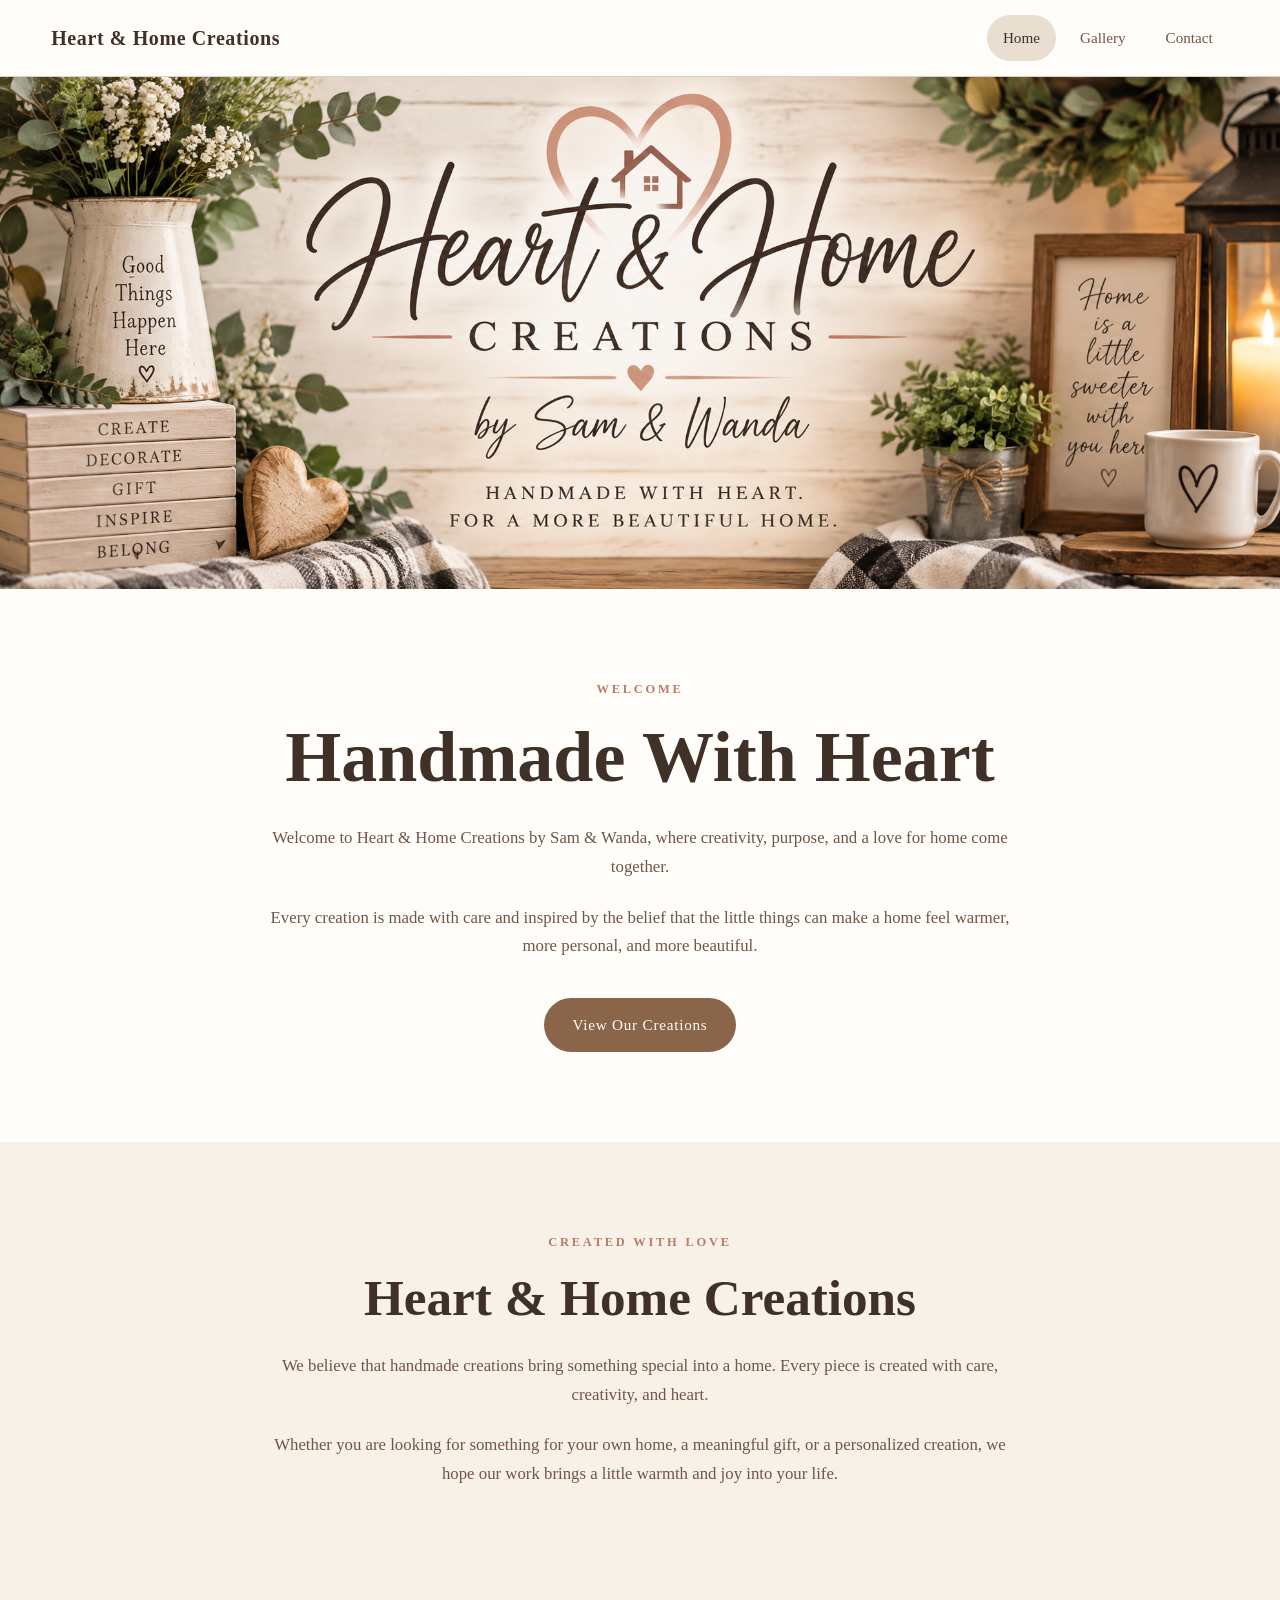
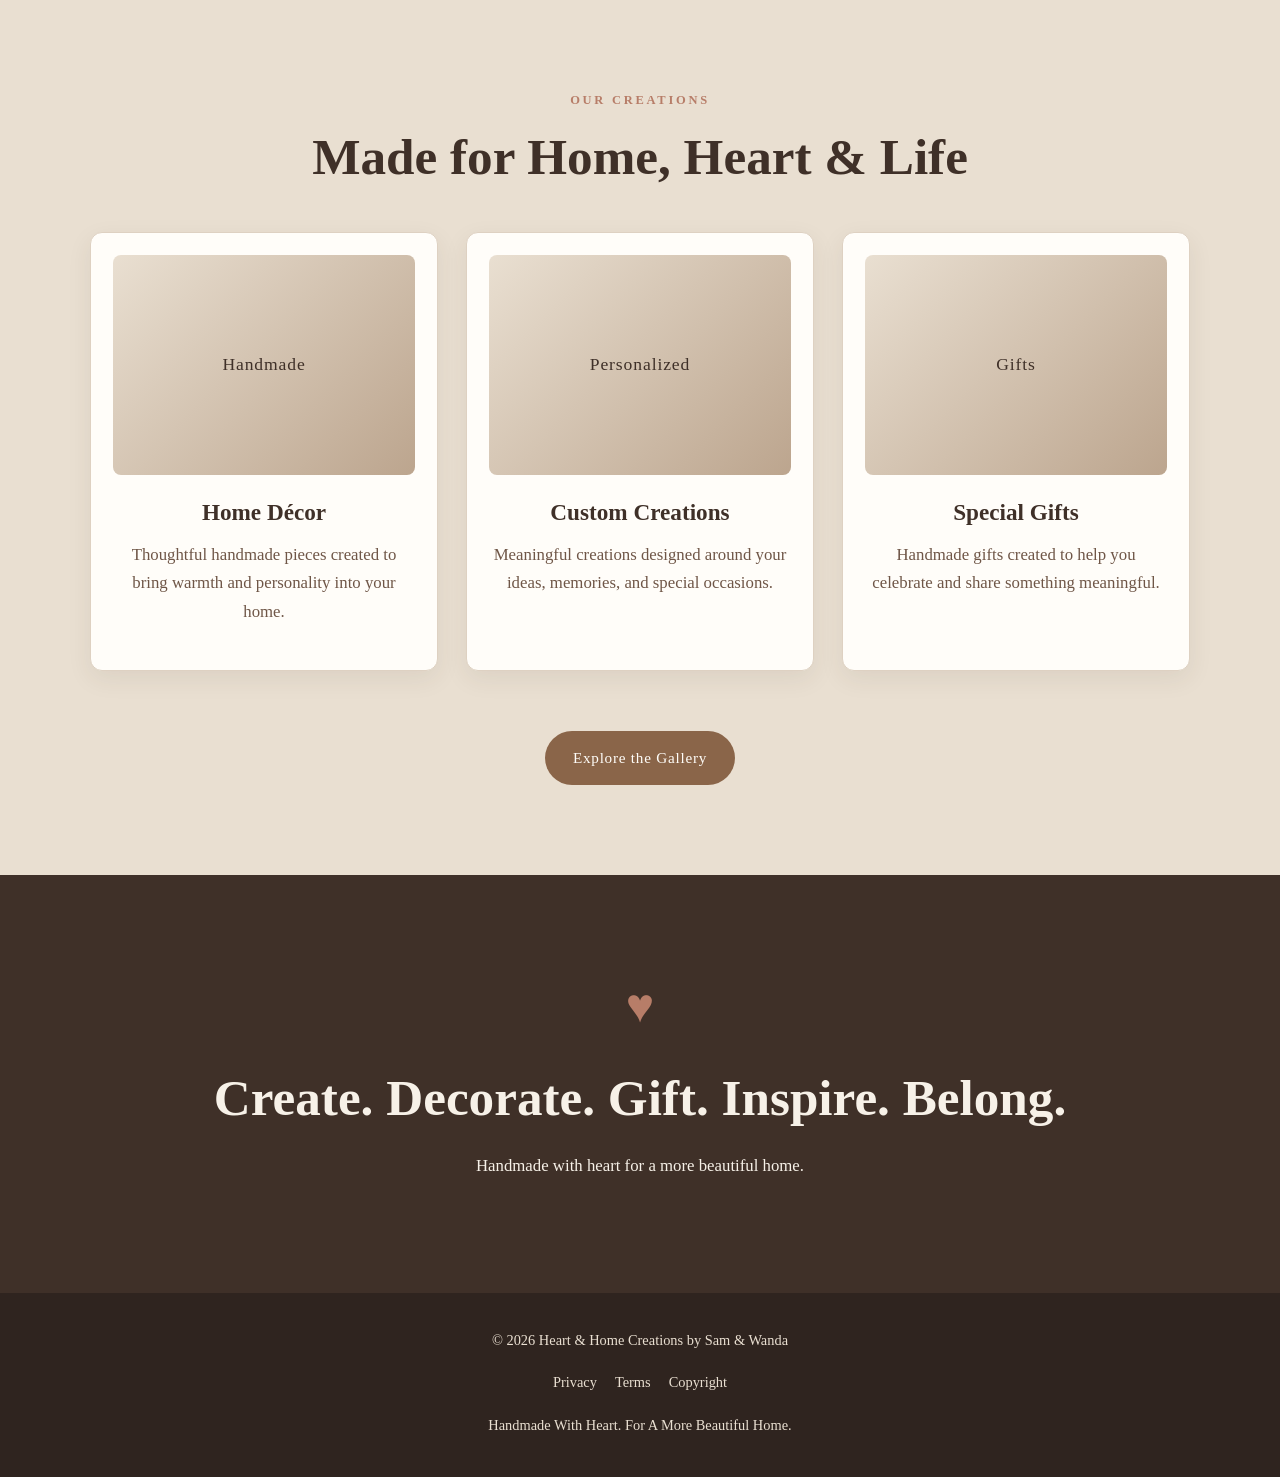
<file: index.html>
<!DOCTYPE html>
<html lang="en">
<head>
<meta charset="UTF-8">
<meta
    name="viewport"
    content="width=device-width, initial-scale=1.0">
<title>
    Heart & Home Creations | Sam & Wanda
</title>
<meta
    name="description"
    content="Heart & Home Creations by Sam & Wanda. Handmade creations made with heart for a more beautiful home.">
<link
    rel="stylesheet"
    href="styles.css">
</head>
<body>
<header class="site-header">
    <div class="header-inner">
        <a
            href="index.html"
            class="site-name">
            Heart & Home Creations
        </a>
        <nav
            class="main-navigation"
            aria-label="Main Navigation">
            <a
                href="index.html"
                class="active">
                Home
            </a>
            <a href="gallery.html">
                Gallery
            </a>
            <a href="contact.html">
                Contact
            </a>
        </nav>
    </div>
</header>
<main>
    <!-- HERO BANNER -->
    <section class="hero-banner">
        <img
            src="4F4D3F55-7482-4324-9374-A9DC7C4852BB.png"
            alt="Heart and Home Creations by Sam and Wanda">
    </section>
    <!-- WELCOME -->
    <section class="welcome-section">
        <div class="content-container">
            <span class="section-label">
                WELCOME
            </span>
            <h1>
                Handmade With Heart
            </h1>
            <p>
                Welcome to Heart & Home Creations by Sam & Wanda, where creativity, purpose, and a love for home come together.
            </p>
            <p>
                Every creation is made with care and inspired by the belief that the little things can make a home feel warmer, more personal, and more beautiful.
            </p>
            <a
                href="gallery.html"
                class="primary-button">
                View Our Creations
            </a>
        </div>
    </section>
    <!-- ABOUT -->
    <section class="about-section">
        <div class="content-container">
            <span class="section-label">
                CREATED WITH LOVE
            </span>
            <h2>
                Heart & Home Creations
            </h2>
            <p>
                We believe that handmade creations bring something special into a home. Every piece is created with care, creativity, and heart.
            </p>
            <p>
                Whether you are looking for something for your own home, a meaningful gift, or a personalized creation, we hope our work brings a little warmth and joy into your life.
            </p>
        </div>
    </section>
    <!-- FEATURED -->
    <section class="featured-section">
        <div class="content-container">
            <span class="section-label">
                OUR CREATIONS
            </span>
            <h2>
                Made for Home, Heart & Life
            </h2>
            <div class="featured-grid">
                <article class="featured-card">
                    <div class="featured-placeholder">
                        Handmade
                    </div>
                    <h3>
                        Home Décor
                    </h3>
                    <p>
                        Thoughtful handmade pieces created to bring warmth and personality into your home.
                    </p>
                </article>
                <article class="featured-card">
                    <div class="featured-placeholder">
                        Personalized
                    </div>
                    <h3>
                        Custom Creations
                    </h3>
                    <p>
                        Meaningful creations designed around your ideas, memories, and special occasions.
                    </p>
                </article>
                <article class="featured-card">
                    <div class="featured-placeholder">
                        Gifts
                    </div>
                    <h3>
                        Special Gifts
                    </h3>
                    <p>
                        Handmade gifts created to help you celebrate and share something meaningful.
                    </p>
                </article>
            </div>
            <a
                href="gallery.html"
                class="primary-button">
                Explore the Gallery
            </a>
        </div>
    </section>
    <!-- HEART MESSAGE -->
    <section class="heart-message">
        <div class="content-container">
            <div class="heart-symbol">
                ♥
            </div>
            <h2>
                Create. Decorate. Gift. Inspire. Belong.
            </h2>
            <p>
                Handmade with heart for a more beautiful home.
            </p>
        </div>
    </section>
</main>
<footer class="site-footer">
<p>
    © 2026 Heart & Home Creations by Sam & Wanda
</p>
<div class="footer-links">
    <a href="privacy.html">
        Privacy
    </a>
    <a href="terms.html">
        Terms
    </a>
    <a href="copyright.html">
        Copyright
    </a>
</div>
<p>
    Handmade With Heart. For A More Beautiful Home.
</p>
</footer>
</body>
</html>
</file>
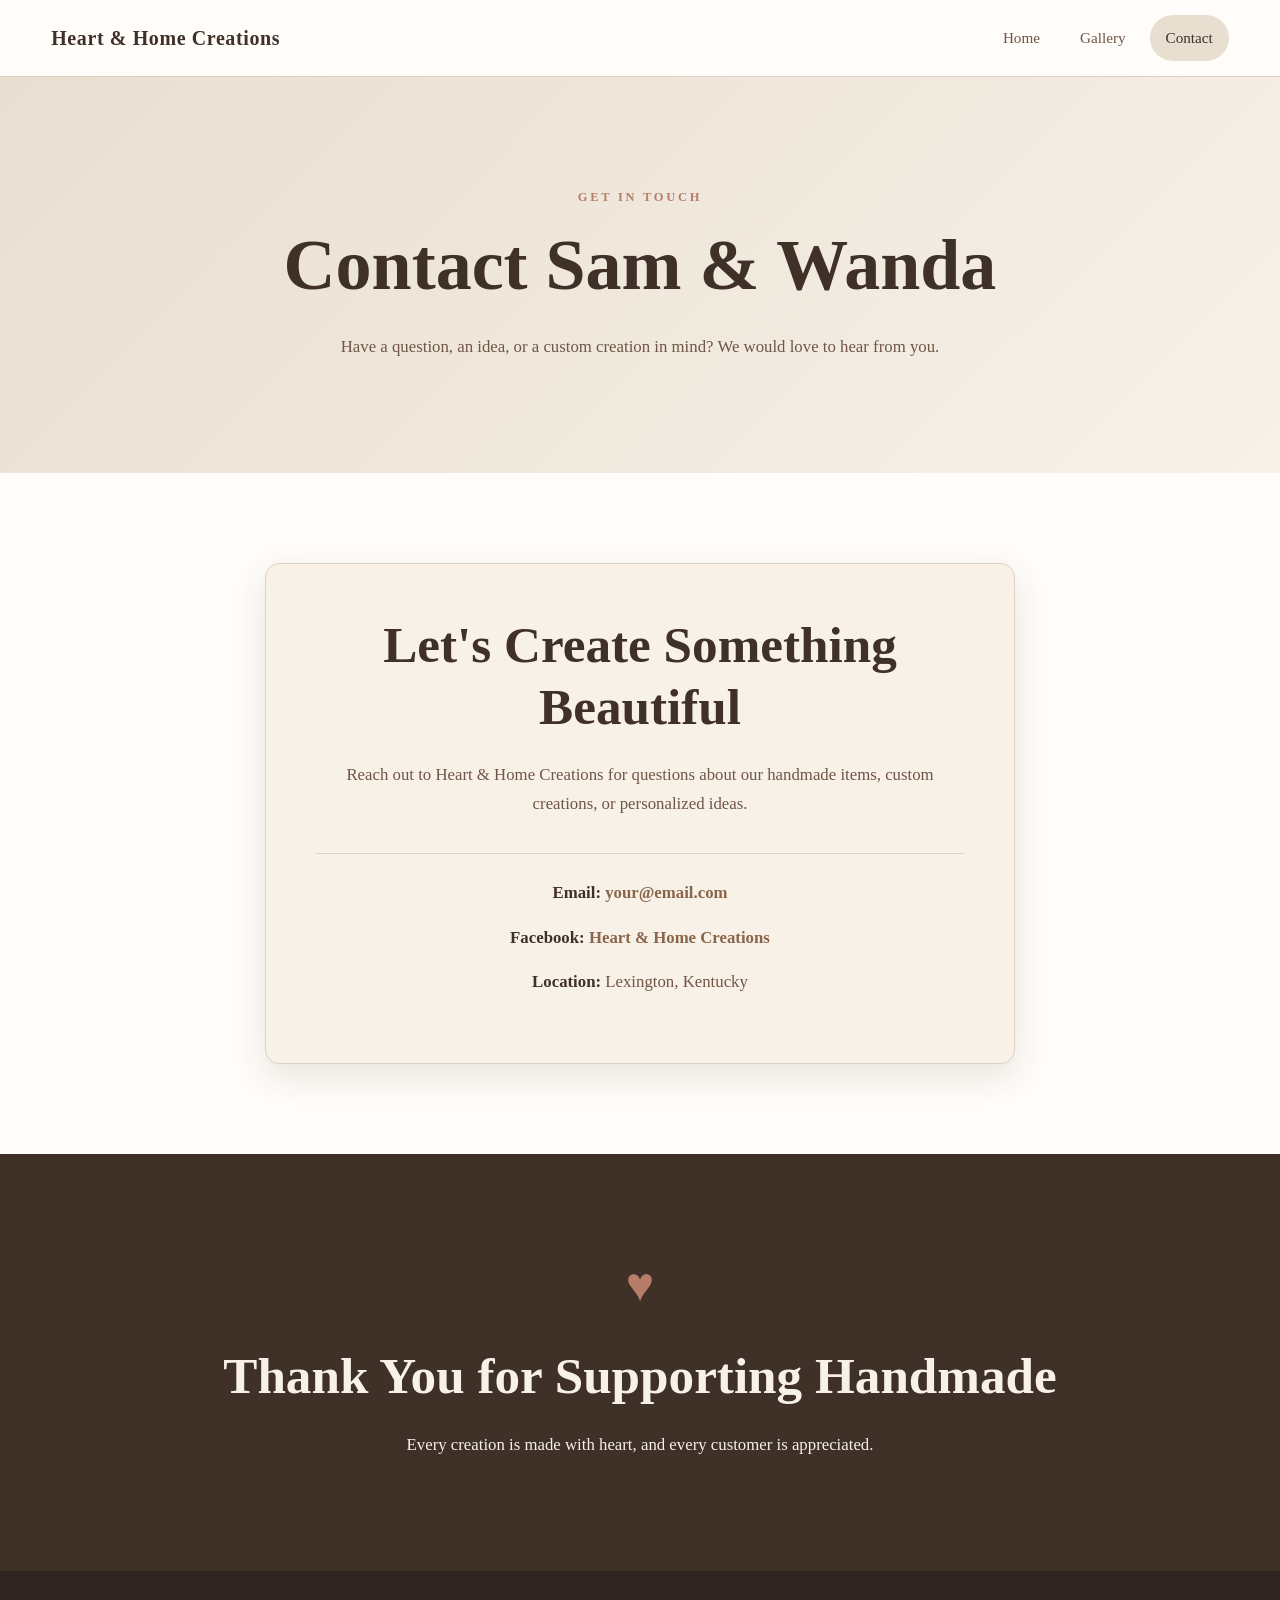
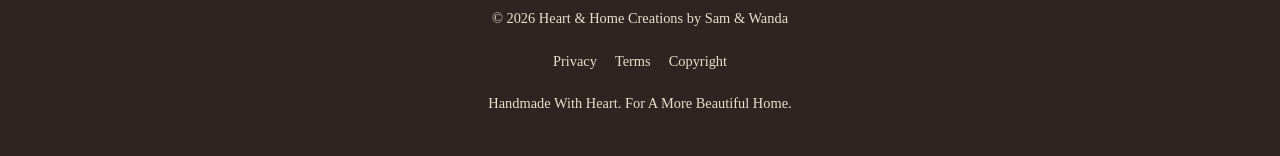
<file: contact.html>
<!DOCTYPE html>
<html lang="en">
<head>
<meta charset="UTF-8">
<meta
    name="viewport"
    content="width=device-width, initial-scale=1.0">
<title>
    Contact | Heart & Home Creations
</title>
<meta
    name="description"
    content="Contact Sam & Wanda at Heart & Home Creations for handmade creations and custom ideas.">
<link
    rel="stylesheet"
    href="styles.css">
</head>
<body>
<header class="site-header">
    <div class="header-inner">
        <a
            href="index.html"
            class="site-name">
            Heart & Home Creations
        </a>
        <nav
            class="main-navigation"
            aria-label="Main Navigation">
            <a href="index.html">
                Home
            </a>
            <a href="gallery.html">
                Gallery
            </a>
            <a
                href="contact.html"
                class="active">
                Contact
            </a>
        </nav>
    </div>
</header>
<main>
    <section class="page-hero">
        <div class="content-container">
            <span class="section-label">
                GET IN TOUCH
            </span>
            <h1>
                Contact Sam & Wanda
            </h1>
            <p>
                Have a question, an idea, or a custom creation in mind? We would love to hear from you.
            </p>
        </div>
    </section>
    <section class="contact-section">
        <div class="content-container">
            <div class="contact-card">
                <h2>
                    Let's Create Something Beautiful
                </h2>
                <p>
                    Reach out to Heart & Home Creations for questions about our handmade items, custom creations, or personalized ideas.
                </p>
                <!-- UPDATE CONTACT INFORMATION BELOW -->
                <div class="contact-information">
                    <p>
                        <strong>
                            Email:
                        </strong>
                        <a href="mailto:your@email.com">
                            your@email.com
                        </a>
                    </p>
                    <p>
                        <strong>
                            Facebook:
                        </strong>
                        <a
                            href="#"
                            target="_blank"
                            rel="noopener">
                            Heart & Home Creations
                        </a>
                    </p>
                    <p>
                        <strong>
                            Location:
                        </strong>
                        Lexington, Kentucky
                    </p>
                </div>
            </div>
        </div>
    </section>
    <section class="heart-message">
        <div class="content-container">
            <div class="heart-symbol">
                ♥
            </div>
            <h2>
                Thank You for Supporting Handmade
            </h2>
            <p>
                Every creation is made with heart, and every customer is appreciated.
            </p>
        </div>
    </section>
</main>
<footer class="site-footer">
<p>
    © 2026 Heart & Home Creations by Sam & Wanda
</p>
<div class="footer-links">
    <a href="privacy.html">
        Privacy
    </a>
    <a href="terms.html">
        Terms
    </a>
    <a href="copyright.html">
        Copyright
    </a>
</div>
<p>
    Handmade With Heart. For A More Beautiful Home.
</p>
</footer>
</body>
</html>
</file>
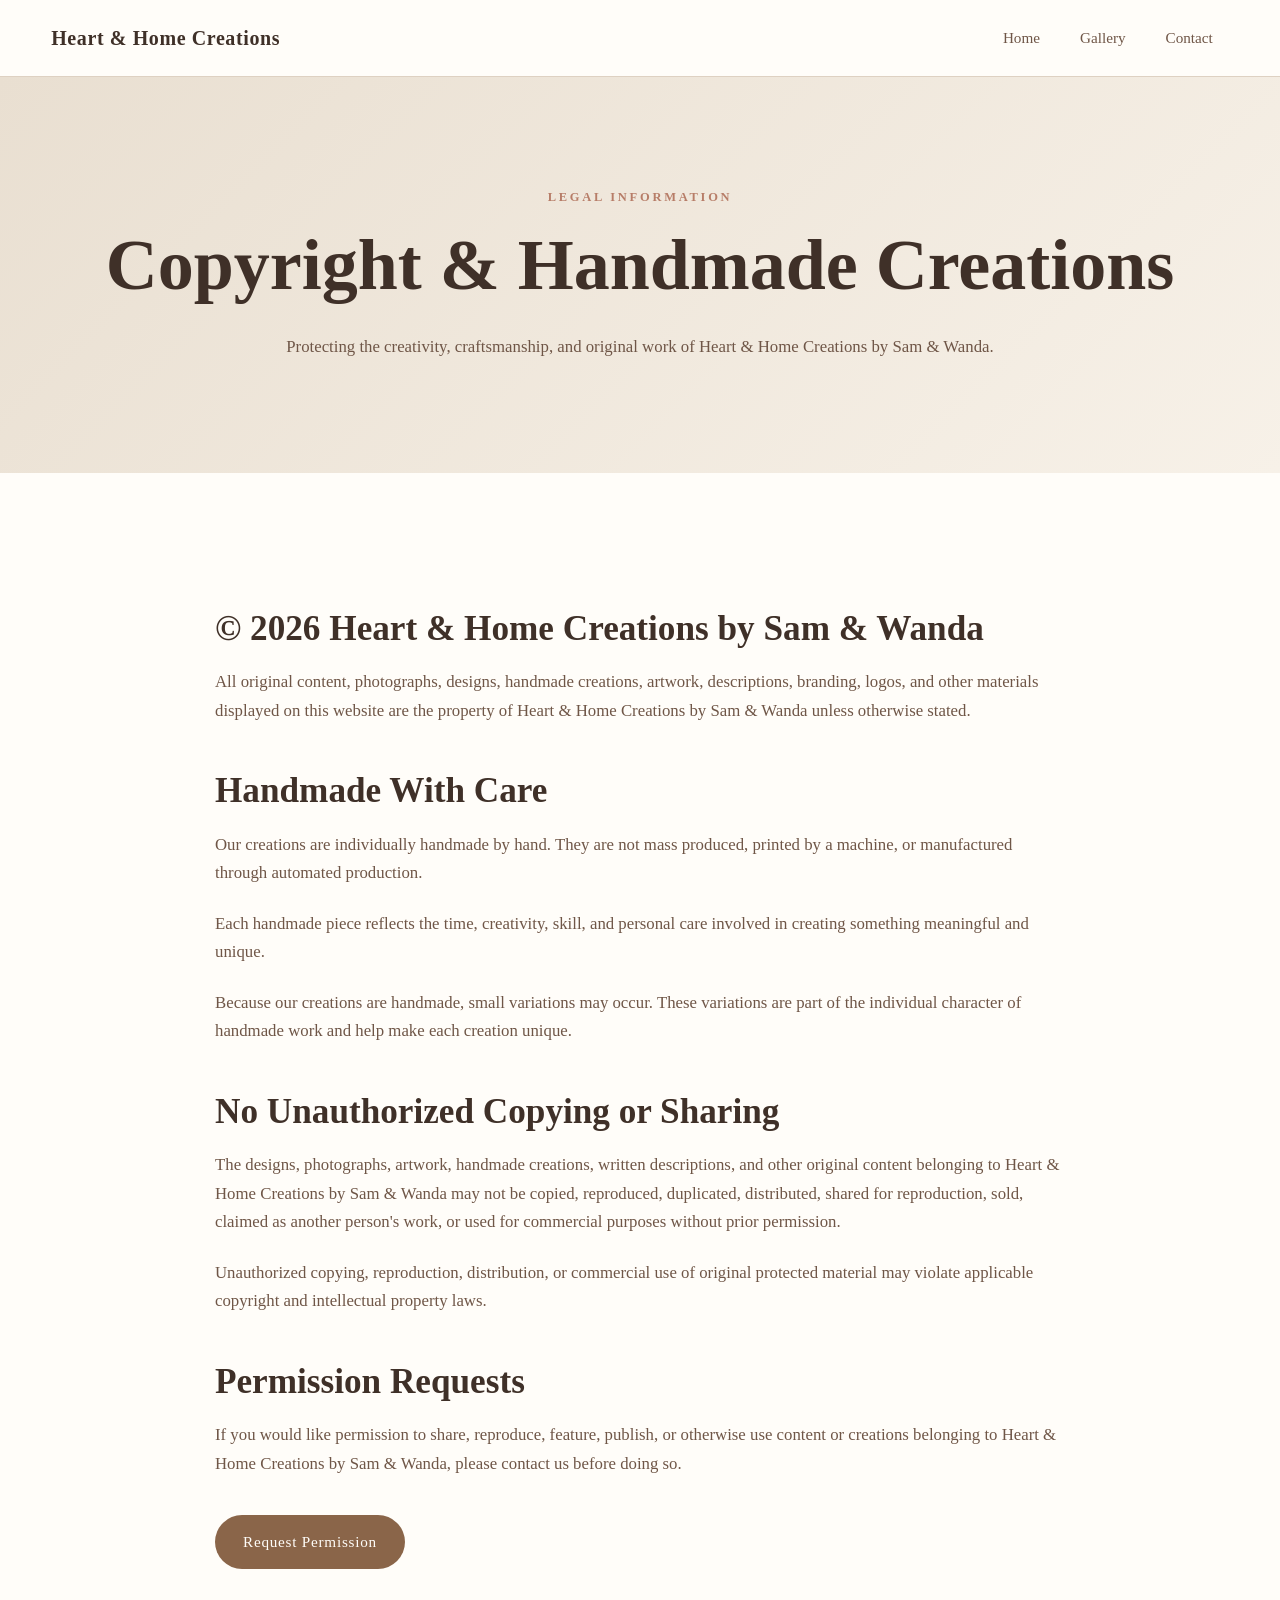
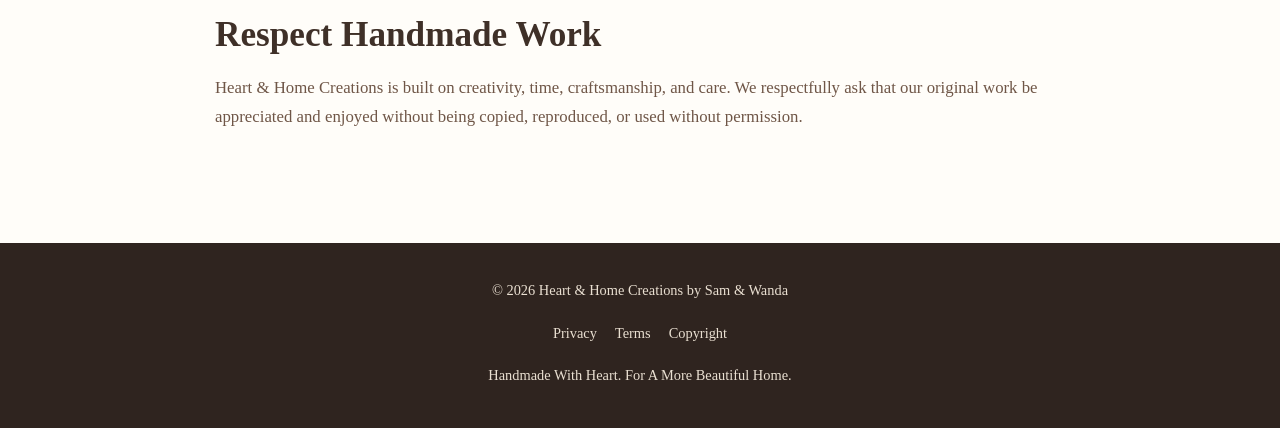
<file: copyright.html>
<!DOCTYPE html>
<html lang="en">
<head>
<meta charset="UTF-8">
<meta
    name="viewport"
    content="width=device-width, initial-scale=1.0">
<title>
    Copyright | Heart & Home Creations
</title>
<meta
    name="description"
    content="Copyright and intellectual property information for Heart & Home Creations by Sam & Wanda.">
<link
    rel="stylesheet"
    href="styles.css">
</head>
<body>
<header class="site-header">
    <div class="header-inner">
        <a
            href="index.html"
            class="site-name">
            Heart & Home Creations
        </a>
        <nav
            class="main-navigation"
            aria-label="Main Navigation">
            <a href="index.html">
                Home
            </a>
            <a href="gallery.html">
                Gallery
            </a>
            <a href="contact.html">
                Contact
            </a>
        </nav>
    </div>
</header>
<main>
    <section class="page-hero">
        <div class="content-container">
            <span class="section-label">
                LEGAL INFORMATION
            </span>
            <h1>
                Copyright & Handmade Creations
            </h1>
            <p>
                Protecting the creativity, craftsmanship, and original work of Heart & Home Creations by Sam & Wanda.
            </p>
        </div>
    </section>
    <section class="legal-section">
        <div class="legal-container">
            <h2>
                © 2026 Heart & Home Creations by Sam & Wanda
            </h2>
            <p>
                All original content, photographs, designs, handmade creations, artwork, descriptions, branding, logos, and other materials displayed on this website are the property of Heart & Home Creations by Sam & Wanda unless otherwise stated.
            </p>
            <h2>
                Handmade With Care
            </h2>
            <p>
                Our creations are individually handmade by hand. They are not mass produced, printed by a machine, or manufactured through automated production.
            </p>
            <p>
                Each handmade piece reflects the time, creativity, skill, and personal care involved in creating something meaningful and unique.
            </p>
            <p>
                Because our creations are handmade, small variations may occur. These variations are part of the individual character of handmade work and help make each creation unique.
            </p>
            <h2>
                No Unauthorized Copying or Sharing
            </h2>
            <p>
                The designs, photographs, artwork, handmade creations, written descriptions, and other original content belonging to Heart & Home Creations by Sam & Wanda may not be copied, reproduced, duplicated, distributed, shared for reproduction, sold, claimed as another person's work, or used for commercial purposes without prior permission.
            </p>
            <p>
                Unauthorized copying, reproduction, distribution, or commercial use of original protected material may violate applicable copyright and intellectual property laws.
            </p>
            <h2>
                Permission Requests
            </h2>
            <p>
                If you would like permission to share, reproduce, feature, publish, or otherwise use content or creations belonging to Heart & Home Creations by Sam & Wanda, please contact us before doing so.
            </p>
            <a
                href="contact.html"
                class="primary-button">
                Request Permission
            </a>
            <h2>
                Respect Handmade Work
            </h2>
            <p>
                Heart & Home Creations is built on creativity, time, craftsmanship, and care. We respectfully ask that our original work be appreciated and enjoyed without being copied, reproduced, or used without permission.
            </p>
        </div>
    </section>
</main>
<footer class="site-footer">
    <p>
        © 2026 Heart & Home Creations by Sam & Wanda
    </p>
    <div class="footer-links">
        <a href="privacy.html">
            Privacy
        </a>
        <a href="terms.html">
            Terms
        </a>
        <a href="copyright.html">
            Copyright
        </a>
    </div>
    <p>
        Handmade With Heart. For A More Beautiful Home.
    </p>
</footer>
</body>
</html>
</file>
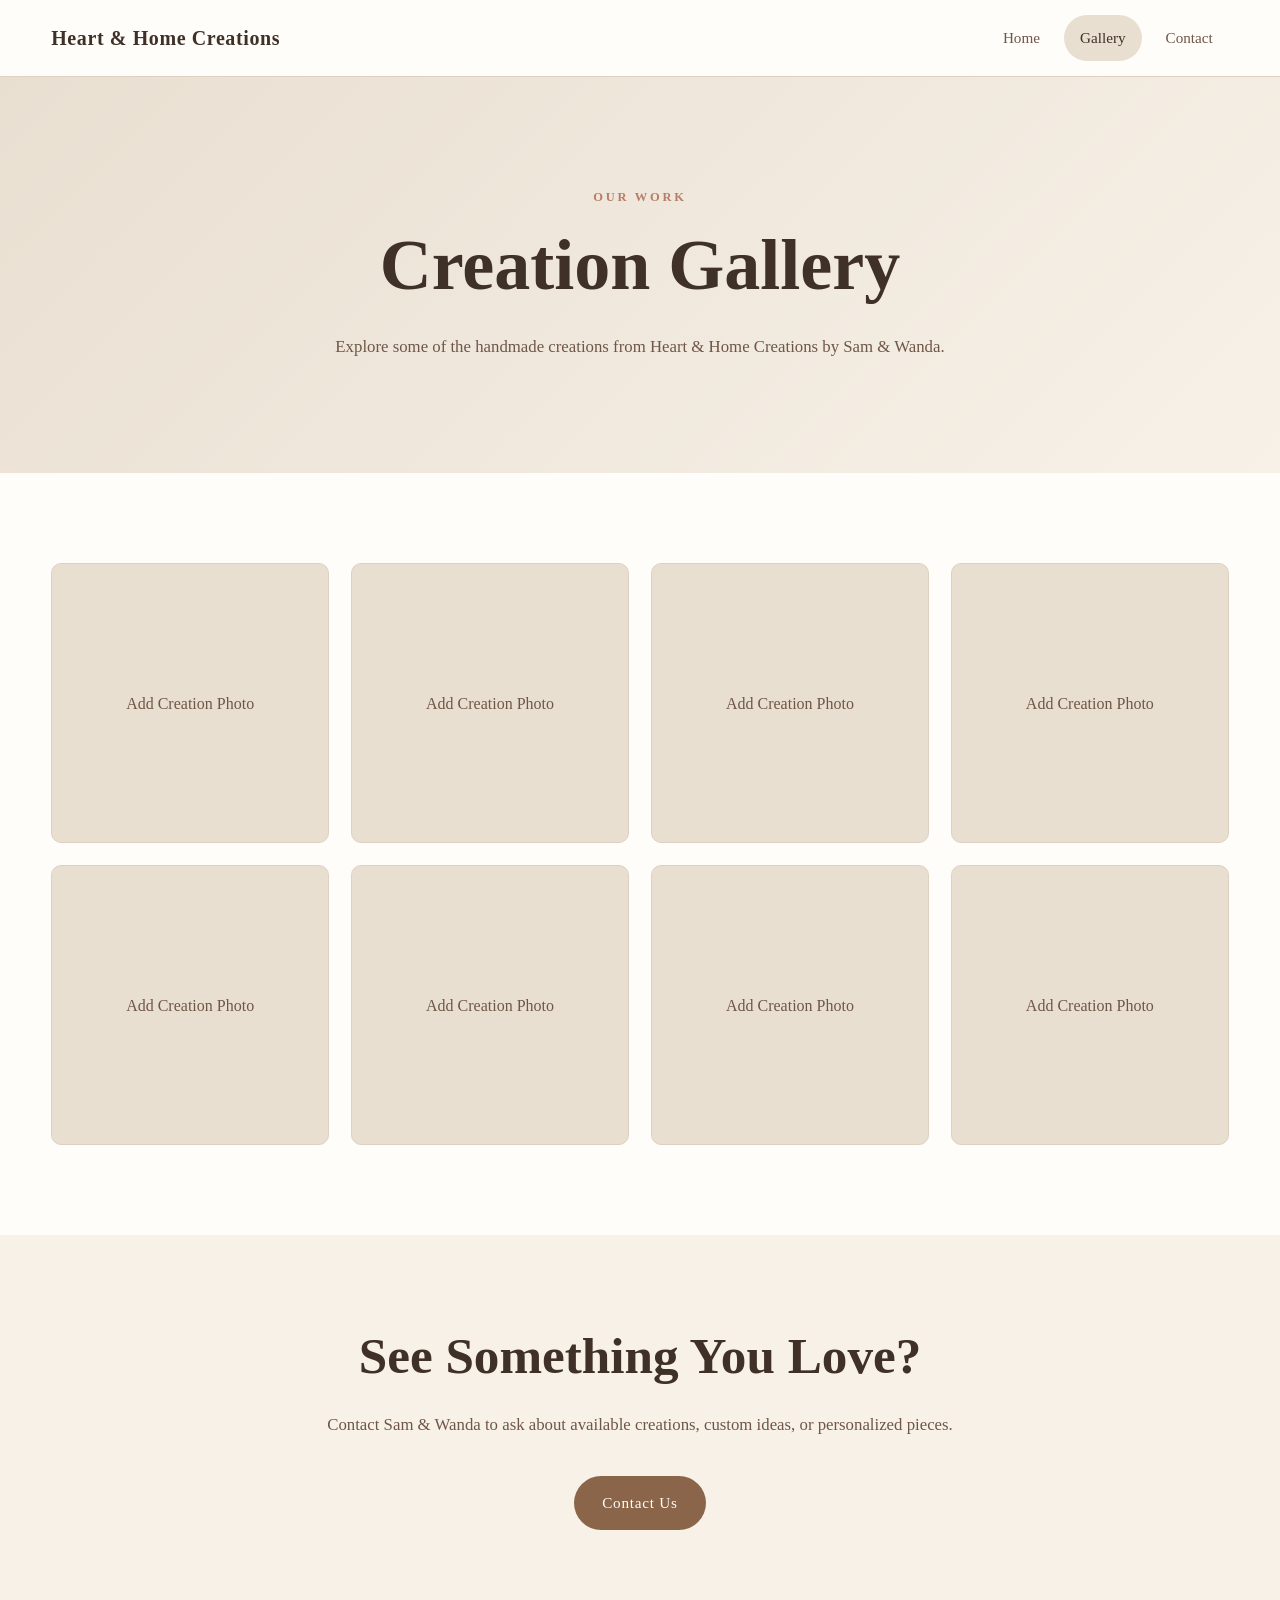
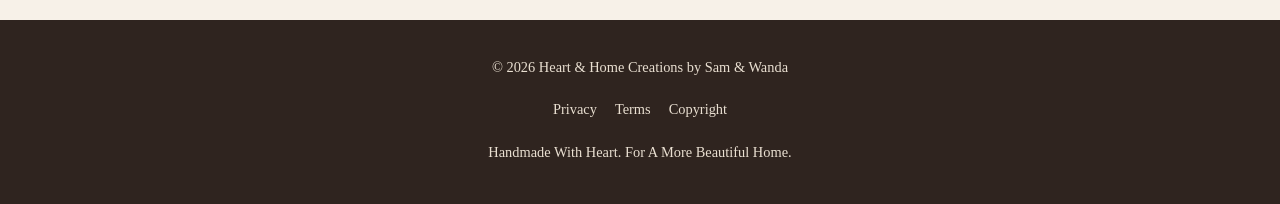
<file: gallery.html>
<!DOCTYPE html>
<html lang="en">
<head>
<meta charset="UTF-8">
<meta
    name="viewport"
    content="width=device-width, initial-scale=1.0">
<title>
    Gallery | Heart & Home Creations
</title>
<meta
    name="description"
    content="Explore handmade creations from Heart & Home Creations by Sam & Wanda.">
<link
    rel="stylesheet"
    href="styles.css">
</head>
<body>
<header class="site-header">
    <div class="header-inner">
        <a
            href="index.html"
            class="site-name">
            Heart & Home Creations
        </a>
        <nav
            class="main-navigation"
            aria-label="Main Navigation">
            <a href="index.html">
                Home
            </a>
            <a
                href="gallery.html"
                class="active">
                Gallery
            </a>
            <a href="contact.html">
                Contact
            </a>
        </nav>
    </div>
</header>
<main>
    <section class="page-hero">
        <div class="content-container">
            <span class="section-label">
                OUR WORK
            </span>
            <h1>
                Creation Gallery
            </h1>
            <p>
                Explore some of the handmade creations from Heart & Home Creations by Sam & Wanda.
            </p>
        </div>
    </section>
    <section class="gallery-section">
        <div class="gallery-grid">
            <!-- Replace these placeholders with actual creation photos -->
            <div class="gallery-item">
                <span>Add Creation Photo</span>
            </div>
            <div class="gallery-item">
                <span>Add Creation Photo</span>
            </div>
            <div class="gallery-item">
                <span>Add Creation Photo</span>
            </div>
            <div class="gallery-item">
                <span>Add Creation Photo</span>
            </div>
            <div class="gallery-item">
                <span>Add Creation Photo</span>
            </div>
            <div class="gallery-item">
                <span>Add Creation Photo</span>
            </div>
            <div class="gallery-item">
                <span>Add Creation Photo</span>
            </div>
            <div class="gallery-item">
                <span>Add Creation Photo</span>
            </div>
        </div>
    </section>
    <section class="gallery-message">
        <div class="content-container">
            <h2>
                See Something You Love?
            </h2>
            <p>
                Contact Sam & Wanda to ask about available creations, custom ideas, or personalized pieces.
            </p>
            <a
                href="contact.html"
                class="primary-button">
                Contact Us
            </a>
        </div>
    </section>
</main>
<footer class="site-footer">
<p>
    © 2026 Heart & Home Creations by Sam & Wanda
</p>
<div class="footer-links">
    <a href="privacy.html">
        Privacy
    </a>
    <a href="terms.html">
        Terms
    </a>
    <a href="copyright.html">
        Copyright
    </a>
</div>
<p>
    Handmade With Heart. For A More Beautiful Home.
</p>
</footer>
</body>
</html>
</file>
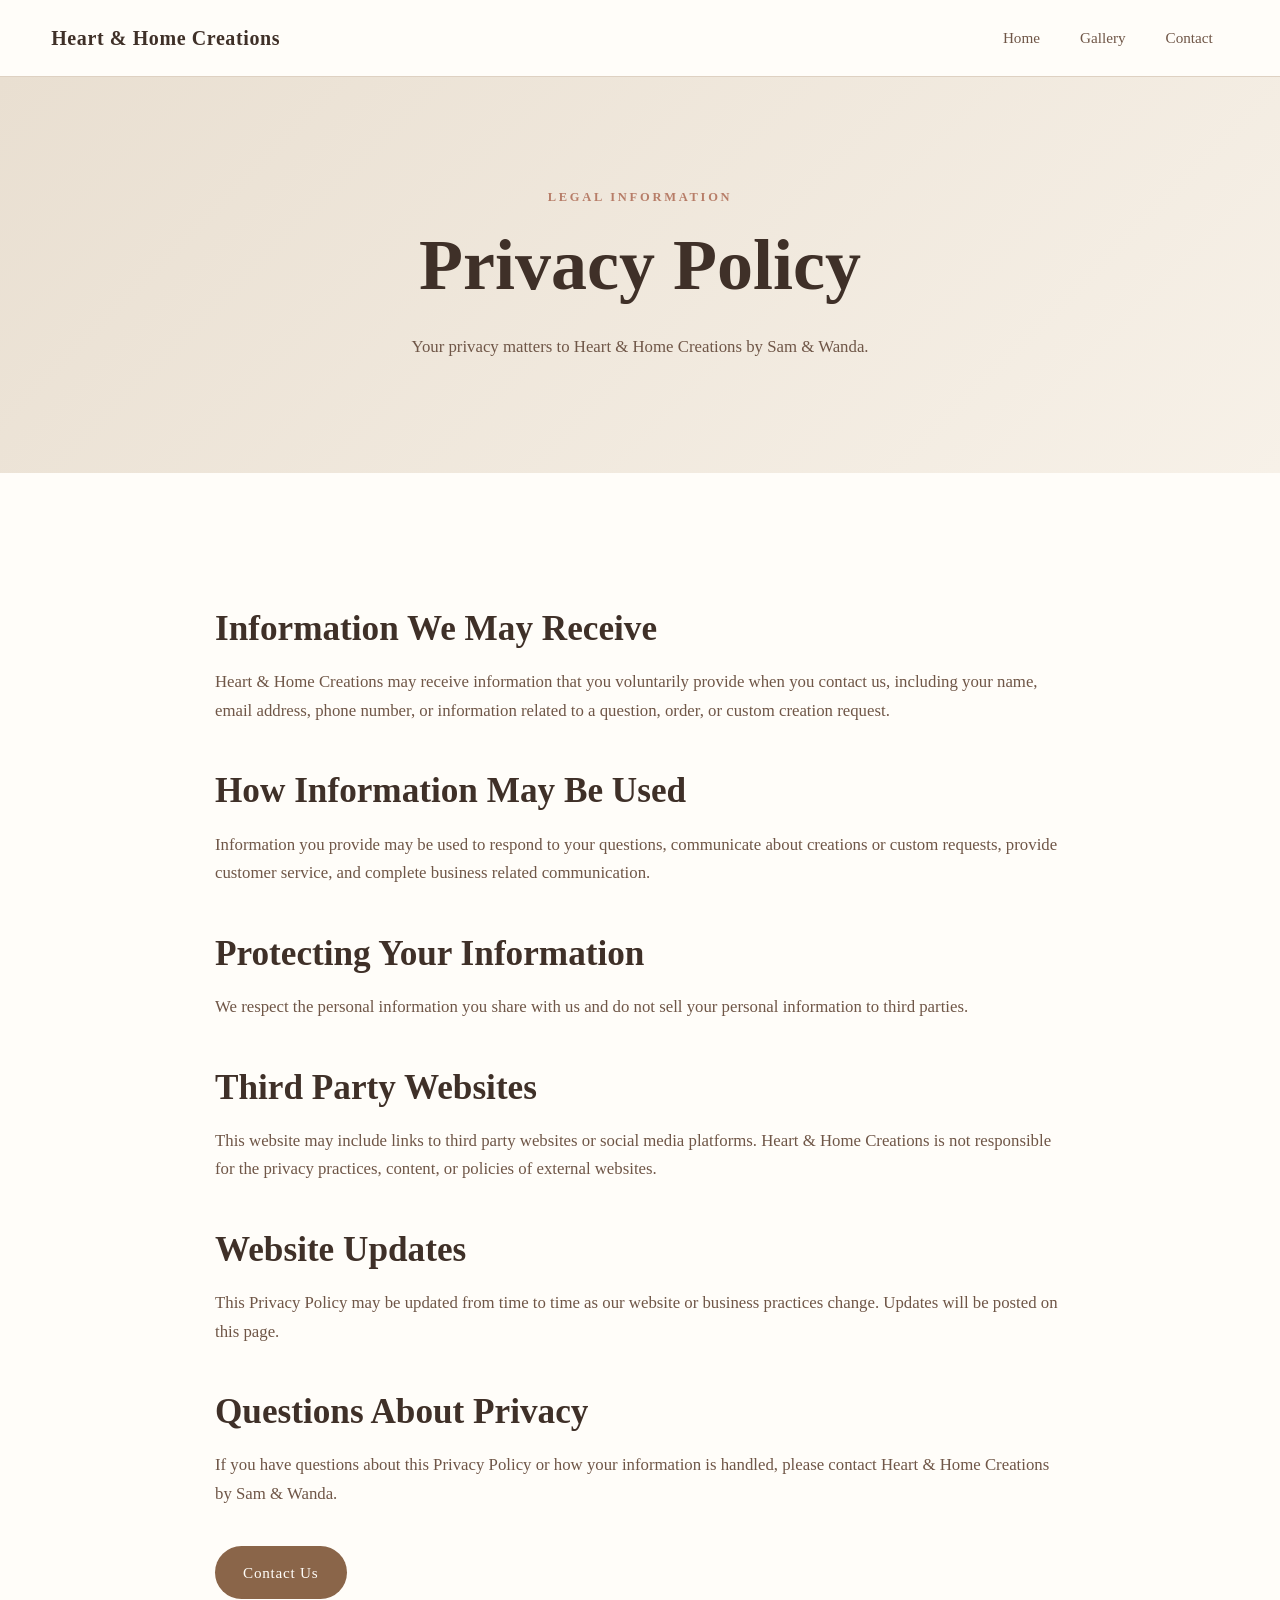
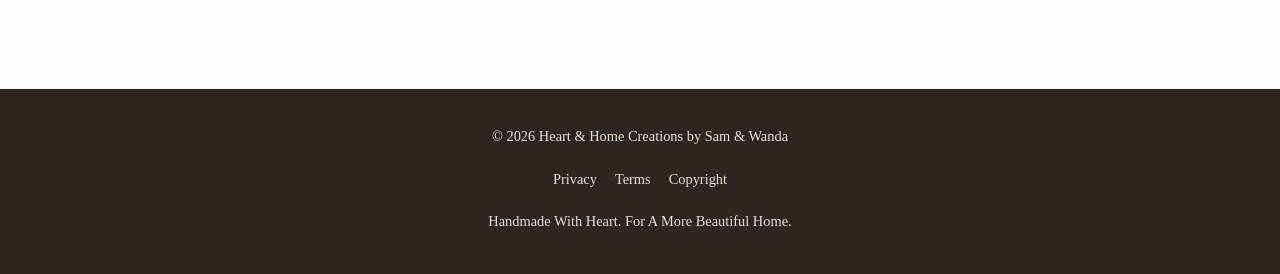
<file: privacy.html>
<!DOCTYPE html>
<html lang="en">
<head>
<meta charset="UTF-8">
<meta
    name="viewport"
    content="width=device-width, initial-scale=1.0">
<title>
    Privacy Policy | Heart & Home Creations
</title>
<meta
    name="description"
    content="Privacy Policy for Heart & Home Creations by Sam & Wanda.">
<link
    rel="stylesheet"
    href="styles.css">
</head>
<body>
<header class="site-header">
    <div class="header-inner">
        <a
            href="index.html"
            class="site-name">
            Heart & Home Creations
        </a>
        <nav
            class="main-navigation"
            aria-label="Main Navigation">
            <a href="index.html">
                Home
            </a>
            <a href="gallery.html">
                Gallery
            </a>
            <a href="contact.html">
                Contact
            </a>
        </nav>
    </div>
</header>
<main>
    <section class="page-hero">
        <div class="content-container">
            <span class="section-label">
                LEGAL INFORMATION
            </span>
            <h1>
                Privacy Policy
            </h1>
            <p>
                Your privacy matters to Heart & Home Creations by Sam & Wanda.
            </p>
        </div>
    </section>
    <section class="legal-section">
        <div class="legal-container">
            <h2>
                Information We May Receive
            </h2>
            <p>
                Heart & Home Creations may receive information that you voluntarily provide when you contact us, including your name, email address, phone number, or information related to a question, order, or custom creation request.
            </p>
            <h2>
                How Information May Be Used
            </h2>
            <p>
                Information you provide may be used to respond to your questions, communicate about creations or custom requests, provide customer service, and complete business related communication.
            </p>
            <h2>
                Protecting Your Information
            </h2>
            <p>
                We respect the personal information you share with us and do not sell your personal information to third parties.
            </p>
            <h2>
                Third Party Websites
            </h2>
            <p>
                This website may include links to third party websites or social media platforms. Heart & Home Creations is not responsible for the privacy practices, content, or policies of external websites.
            </p>
            <h2>
                Website Updates
            </h2>
            <p>
                This Privacy Policy may be updated from time to time as our website or business practices change. Updates will be posted on this page.
            </p>
            <h2>
                Questions About Privacy
            </h2>
            <p>
                If you have questions about this Privacy Policy or how your information is handled, please contact Heart & Home Creations by Sam & Wanda.
            </p>
            <a
                href="contact.html"
                class="primary-button">
                Contact Us
            </a>
        </div>
    </section>
</main>
<footer class="site-footer">
    <p>
        © 2026 Heart & Home Creations by Sam & Wanda
    </p>
    <div class="footer-links">
        <a href="privacy.html">
            Privacy
        </a>
        <a href="terms.html">
            Terms
        </a>
        <a href="copyright.html">
            Copyright
        </a>
    </div>
    <p>
        Handmade With Heart. For A More Beautiful Home.
    </p>
</footer>
</body>
</html>
</file>
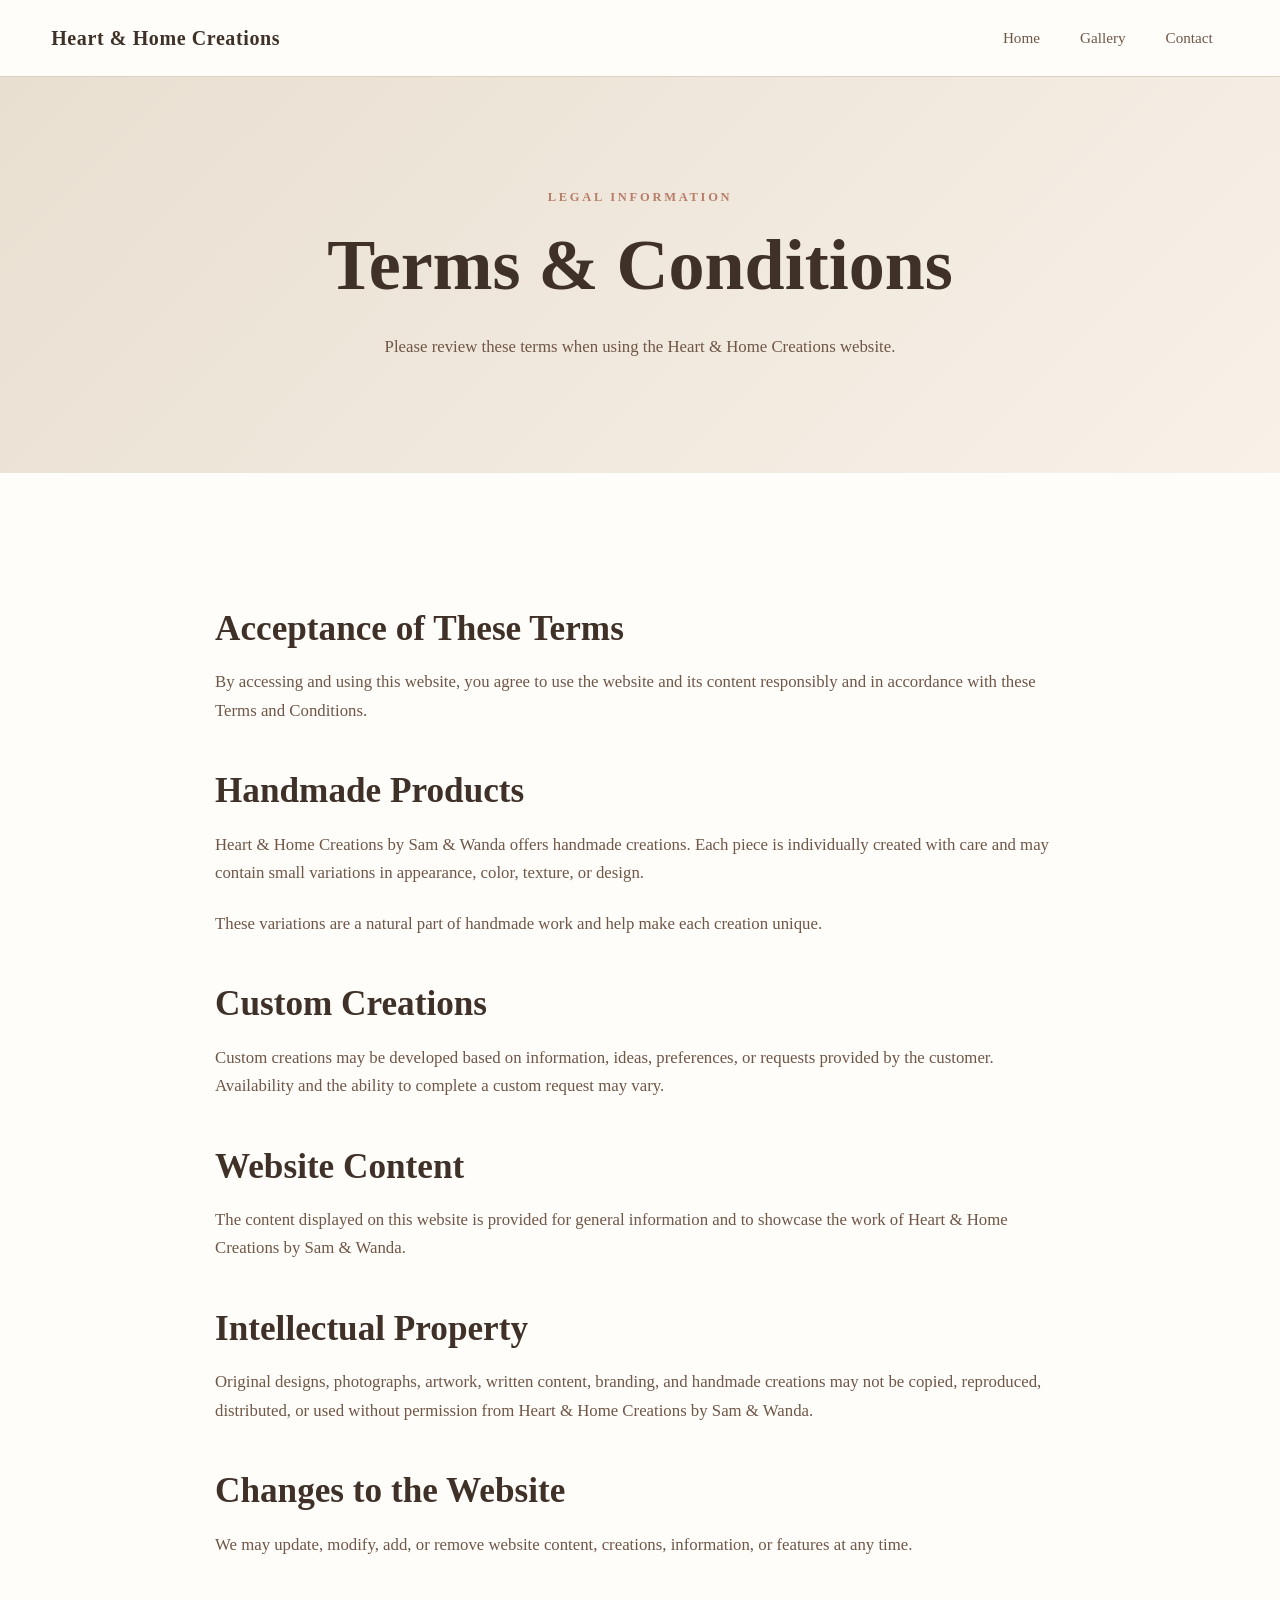
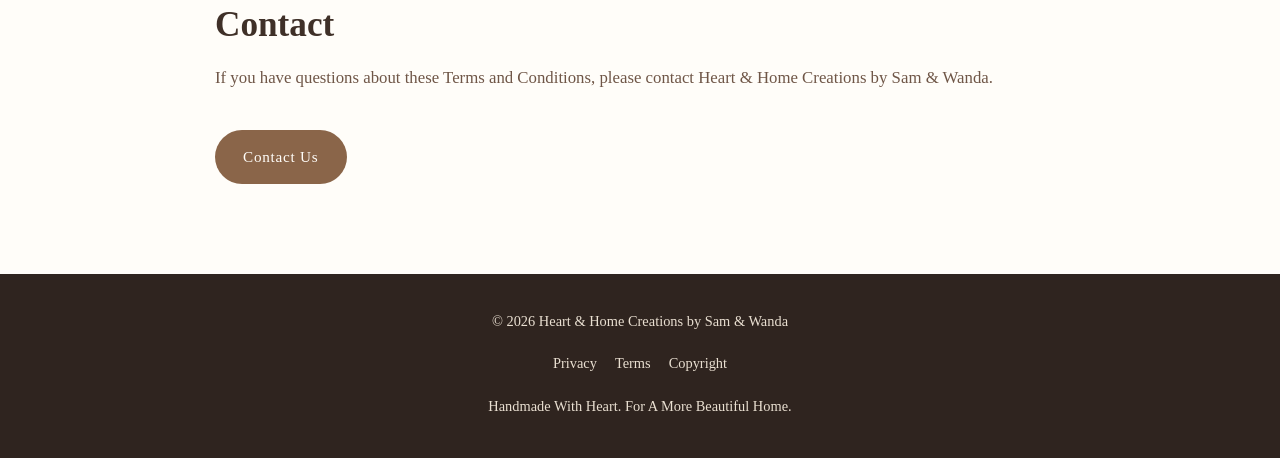
<file: terms.html>
<!DOCTYPE html>
<html lang="en">
<head>
<meta charset="UTF-8">
<meta
    name="viewport"
    content="width=device-width, initial-scale=1.0">
<title>
    Terms & Conditions | Heart & Home Creations
</title>
<meta
    name="description"
    content="Terms and Conditions for Heart & Home Creations by Sam & Wanda.">
<link
    rel="stylesheet"
    href="styles.css">
</head>
<body>
<header class="site-header">
    <div class="header-inner">
        <a
            href="index.html"
            class="site-name">
            Heart & Home Creations
        </a>
        <nav
            class="main-navigation"
            aria-label="Main Navigation">
            <a href="index.html">
                Home
            </a>
            <a href="gallery.html">
                Gallery
            </a>
            <a href="contact.html">
                Contact
            </a>
        </nav>
    </div>
</header>
<main>
    <section class="page-hero">
        <div class="content-container">
            <span class="section-label">
                LEGAL INFORMATION
            </span>
            <h1>
                Terms & Conditions
            </h1>
            <p>
                Please review these terms when using the Heart & Home Creations website.
            </p>
        </div>
    </section>
    <section class="legal-section">
        <div class="legal-container">
            <h2>
                Acceptance of These Terms
            </h2>
            <p>
                By accessing and using this website, you agree to use the website and its content responsibly and in accordance with these Terms and Conditions.
            </p>
            <h2>
                Handmade Products
            </h2>
            <p>
                Heart & Home Creations by Sam & Wanda offers handmade creations. Each piece is individually created with care and may contain small variations in appearance, color, texture, or design.
            </p>
            <p>
                These variations are a natural part of handmade work and help make each creation unique.
            </p>
            <h2>
                Custom Creations
            </h2>
            <p>
                Custom creations may be developed based on information, ideas, preferences, or requests provided by the customer. Availability and the ability to complete a custom request may vary.
            </p>
            <h2>
                Website Content
            </h2>
            <p>
                The content displayed on this website is provided for general information and to showcase the work of Heart & Home Creations by Sam & Wanda.
            </p>
            <h2>
                Intellectual Property
            </h2>
            <p>
                Original designs, photographs, artwork, written content, branding, and handmade creations may not be copied, reproduced, distributed, or used without permission from Heart & Home Creations by Sam & Wanda.
            </p>
            <h2>
                Changes to the Website
            </h2>
            <p>
                We may update, modify, add, or remove website content, creations, information, or features at any time.
            </p>
            <h2>
                Contact
            </h2>
            <p>
                If you have questions about these Terms and Conditions, please contact Heart & Home Creations by Sam & Wanda.
            </p>
            <a
                href="contact.html"
                class="primary-button">
                Contact Us
            </a>
        </div>
    </section>
</main>
<footer class="site-footer">
    <p>
        © 2026 Heart & Home Creations by Sam & Wanda
    </p>
    <div class="footer-links">
        <a href="privacy.html">
            Privacy
        </a>
        <a href="terms.html">
            Terms
        </a>
        <a href="copyright.html">
            Copyright
        </a>
    </div>
    <p>
        Handmade With Heart. For A More Beautiful Home.
    </p>
</footer>
</body>
</html>
</file>
<file: styles.css>
/* =========================================================
HEART & HOME CREATIONS
MASTER STYLESHEET

Website:
Heart & Home Creations by Sam & Wanda

Pages:
index.html
gallery.html
contact.html
========================================================= */

/* =========================================================
ROOT
========================================================= */

:root {

--cream: #f7f1e8;
--warm-white: #fffdf9;
--soft-beige: #e9dfd1;
--taupe: #bca58e;
--wood: #8a6549;
--deep-brown: #3f3028;
--soft-brown: #6f5647;
--rose: #b77d68;
--sage: #7d8b70;
--dark-sage: #526149;
--border: #ded1c2;
--shadow:
    0 12px 35px
    rgba(63, 48, 40, 0.12);
--transition:
    0.3s ease;

}

/* =========================================================
RESET
========================================================= */

* {
    margin: 0;
    padding: 0;
    box-sizing: border-box;

}

html {

scroll-behavior: smooth;

}

body {

background:
    var(--cream);
color:
    var(--deep-brown);
font-family:
    Georgia,
    "Times New Roman",
    serif;
line-height:
    1.7;

}

img {

display: block;
max-width: 100%;

}

a {

color:
    inherit;
text-decoration:
    none;

}

/* =========================================================
CONTENT CONTAINER
========================================================= */

.content-container {

width:
    min(1100px, 90%);
margin:
    0 auto;

}

/* =========================================================
HEADER
========================================================= */

.site-header {

position:
    sticky;
top:
    0;
z-index:
    1000;
background:
    rgba(255, 253, 249, 0.97);
border-bottom:
    1px solid
    var(--border);
backdrop-filter:
    blur(10px);

}

.header-inner {

width:
    min(1300px, 92%);
min-height:
    76px;
margin:
    0 auto;
display:
    flex;
align-items:
    center;
justify-content:
    space-between;
gap:
    30px;

}

.site-name {

color:
    var(--deep-brown);
font-size:
    1.25rem;
font-weight:
    bold;
letter-spacing:
    0.03em;

}

.main-navigation {

display:
    flex;
align-items:
    center;
gap:
    8px;

}

.main-navigation a {

padding:
    10px 16px;
color:
    var(--soft-brown);
font-size:
    0.95rem;
transition:
    var(--transition);
border-radius:
    999px;

}

.main-navigation a:hover,

.main-navigation a.active {

background:
    var(--soft-beige);
color:
    var(--deep-brown);

}

/* =========================================================
HERO BANNER
========================================================= */

.hero-banner {

width:
    100%;
background:
    var(--deep-brown);
overflow:
    hidden;

}

.hero-banner img {

width:
    100%;
height:
    auto;
object-fit:
    contain;

}

/* =========================================================
GENERAL SECTIONS
========================================================= */

.welcome-section,

.about-section,

.featured-section,

.gallery-section,

.contact-section,

.gallery-message,

.heart-message {

padding:
    90px 0;

}

.welcome-section {

background:
    var(--warm-white);
text-align:
    center;

}

.about-section {

background:
    var(--cream);
text-align:
    center;

}

.featured-section {

background:
    var(--soft-beige);
text-align:
    center;

}

.section-label {

display:
    block;
margin-bottom:
    14px;
color:
    var(--rose);
font-size:
    0.78rem;
font-weight:
    bold;
letter-spacing:
    0.22em;

}

h1,

h2,

h3 {

color:
    var(--deep-brown);
line-height:
    1.2;

}

h1 {

font-size:
    clamp(2.4rem, 6vw, 4.5rem);
margin-bottom:
    24px;

}

h2 {

font-size:
    clamp(2rem, 4vw, 3.2rem);
margin-bottom:
    24px;

}

h3 {

font-size:
    1.45rem;
margin-bottom:
    14px;

}

p {

max-width:
    760px;
margin:
    0 auto 22px;
color:
    var(--soft-brown);
font-size:
    1.05rem;

}

/* =========================================================
BUTTONS
========================================================= */

.primary-button {

display:
    inline-block;
margin-top:
    15px;
padding:
    14px 28px;
background:
    var(--wood);
color:
    var(--warm-white);
font-size:
    0.95rem;
letter-spacing:
    0.05em;
border-radius:
    999px;
transition:
    var(--transition);

}

.primary-button:hover {

background:
    var(--deep-brown);
transform:
    translateY(-2px);
box-shadow:
    var(--shadow);

}

/* =========================================================
FEATURED CREATIONS
========================================================= */

.featured-grid {

display:
    grid;
grid-template-columns:
    repeat(3, 1fr);
gap:
    28px;
margin:
    45px 0;

}

.featured-card {

background:
    var(--warm-white);
padding:
    22px;
border:
    1px solid
    var(--border);
border-radius:
    12px;
box-shadow:
    0 8px 25px
    rgba(63, 48, 40, 0.08);
transition:
    var(--transition);

}

.featured-card:hover {

transform:
    translateY(-6px);
box-shadow:
    var(--shadow);

}

.featured-placeholder {

min-height:
    220px;
margin-bottom:
    24px;
display:
    flex;
align-items:
    center;
justify-content:
    center;
background:
    linear-gradient(
        135deg,
        var(--soft-beige),
        var(--taupe)
    );
color:
    var(--deep-brown);
font-size:
    1.1rem;
letter-spacing:
    0.05em;
border-radius:
    8px;

}

/* =========================================================
HEART MESSAGE
========================================================= */

.heart-message {

background:
    var(--deep-brown);
text-align:
    center;

}

.heart-message h2,

.heart-message p {

color:
    var(--cream);

}

.heart-symbol {

margin-bottom:
    20px;
color:
    var(--rose);
font-size:
    3rem;

}

/* =========================================================
PAGE HERO
========================================================= */

.page-hero {

padding:
    110px 0 90px;
background:
    linear-gradient(
        135deg,
        var(--soft-beige),
        var(--cream)
    );
text-align:
    center;

}

/* =========================================================
GALLERY
========================================================= */

.gallery-section {

background:
    var(--warm-white);

}

.gallery-grid {

width:
    min(1300px, 92%);
margin:
    0 auto;
display:
    grid;
grid-template-columns:
    repeat(4, 1fr);
gap:
    22px;

}

.gallery-item {

min-height:
    280px;
display:
    flex;
align-items:
    center;
justify-content:
    center;
background:
    var(--soft-beige);
border:
    1px solid
    var(--border);
color:
    var(--soft-brown);
border-radius:
    10px;
transition:
    var(--transition);

}

.gallery-item:hover {

transform:
    translateY(-5px);
box-shadow:
    var(--shadow);

}

.gallery-message {

background:
    var(--cream);
text-align:
    center;

}

/* =========================================================
CONTACT
========================================================= */

.contact-section {

background:
    var(--warm-white);

}

.contact-card {

max-width:
    750px;
margin:
    0 auto;
padding:
    50px;
background:
    var(--cream);
border:
    1px solid
    var(--border);
border-radius:
    14px;
text-align:
    center;
box-shadow:
    var(--shadow);

}

.contact-information {

margin-top:
    35px;
padding-top:
    25px;
border-top:
    1px solid
    var(--border);

}

.contact-information p {

margin-bottom:
    16px;

}

.contact-information strong {

color:
    var(--deep-brown);

}

.contact-information a {

color:
    var(--wood);
font-weight:
    bold;

}

.contact-information a:hover {

color:
    var(--rose);

}

/* =========================================================
FOOTER
========================================================= */

.site-footer {

padding:
    35px 20px;
background:
    #2f241f;
text-align:
    center;

}

.site-footer p {

margin-bottom:
    5px;
color:
    var(--soft-beige);
font-size:
    0.9rem;

}

/* =========================================================
TABLET
========================================================= */

@media screen and (max-width: 900px) {

.featured-grid {
    grid-template-columns:
        repeat(2, 1fr);
}
.gallery-grid {
    grid-template-columns:
        repeat(2, 1fr);
}

}

/* =========================================================
MOBILE
========================================================= */

@media screen and (max-width: 650px) {

.site-header {
    position:
        relative;
}
.header-inner {
    min-height:
        auto;
    padding:
        18px 0;
    flex-direction:
        column;
    gap:
        14px;
}
.site-name {
    text-align:
        center;
}
.main-navigation {
    width:
        100%;
    justify-content:
        center;
    flex-wrap:
        wrap;
}
.main-navigation a {
    padding:
        8px 13px;
    font-size:
        0.9rem;
}
.welcome-section,
.about-section,
.featured-section,
.gallery-section,
.contact-section,
.gallery-message,
.heart-message {
    padding:
        65px 0;
}
.featured-grid {
    grid-template-columns:
        1fr;
}
.gallery-grid {
    grid-template-columns:
        1fr;
    width:
        90%;
}
.gallery-item {
    min-height:
        330px;
}
.contact-card {
    padding:
        35px 22px;
}
p {
    font-size:
        1rem;
}

}

/* =========================================================
LEGAL PAGES
========================================================= */

.legal-section {

padding:
    90px 0;
background:
    var(--warm-white);

}

.legal-container {

width:
    min(850px, 90%);
margin:
    0 auto;

}

.legal-container h2 {

margin-top:
    45px;
margin-bottom:
    18px;
font-size:
    clamp(1.6rem, 3vw, 2.2rem);

}

.legal-container p {

max-width:
    none;
margin-left:
    0;
margin-right:
    0;

}

/* =========================================================
FOOTER LINKS
========================================================= */

.footer-links {

display:
    flex;
justify-content:
    center;
flex-wrap:
    wrap;
gap:
    18px;
margin:
    18px 0;

}

.footer-links a {

color:
    var(--soft-beige);
font-size:
    0.9rem;
transition:
    var(--transition);

}

.footer-links a:hover {

color:
    var(--rose);

}

/* =========================================================
LEGAL PAGES MOBILE
========================================================= */

@media screen and (max-width: 650px) {

.legal-section {
    padding:
        65px 0;
}
.legal-container h2 {
    margin-top:
        35px;
}
.footer-links {
    gap:
        12px;
}

}
</file>
